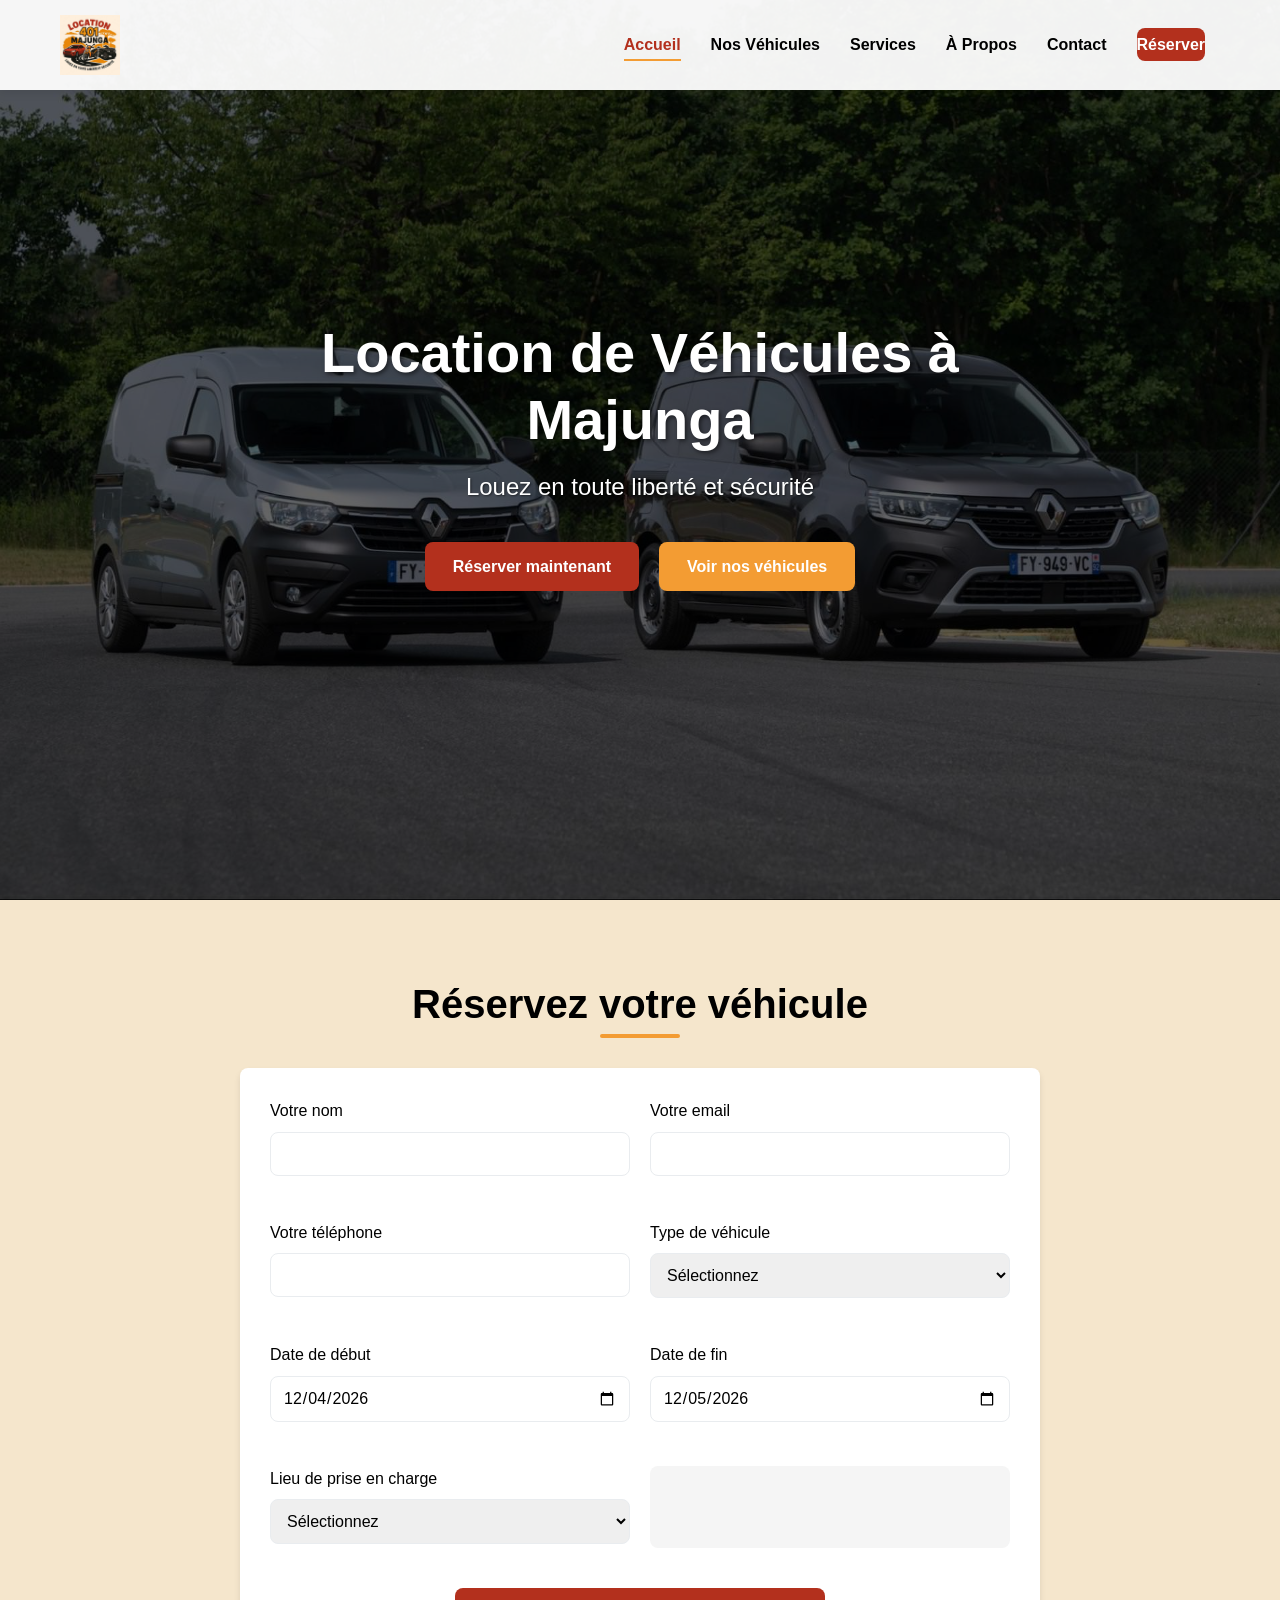
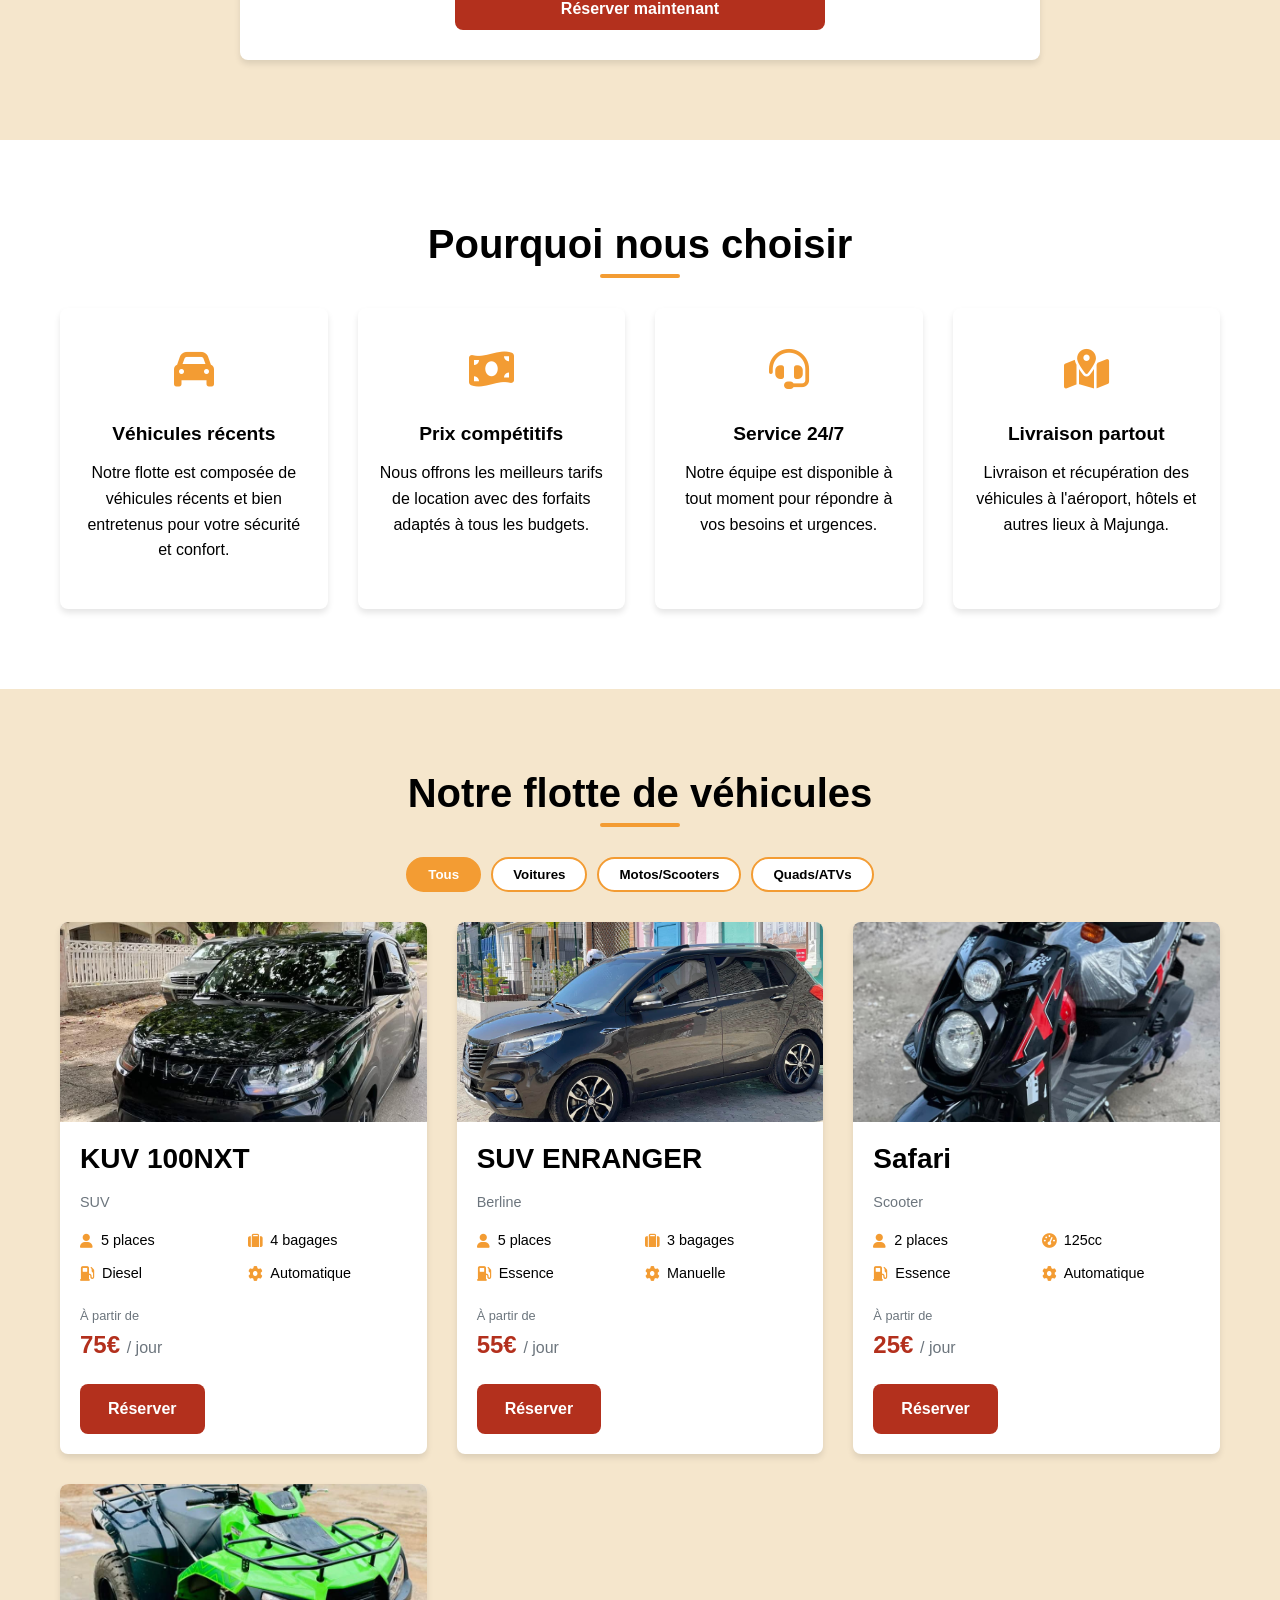
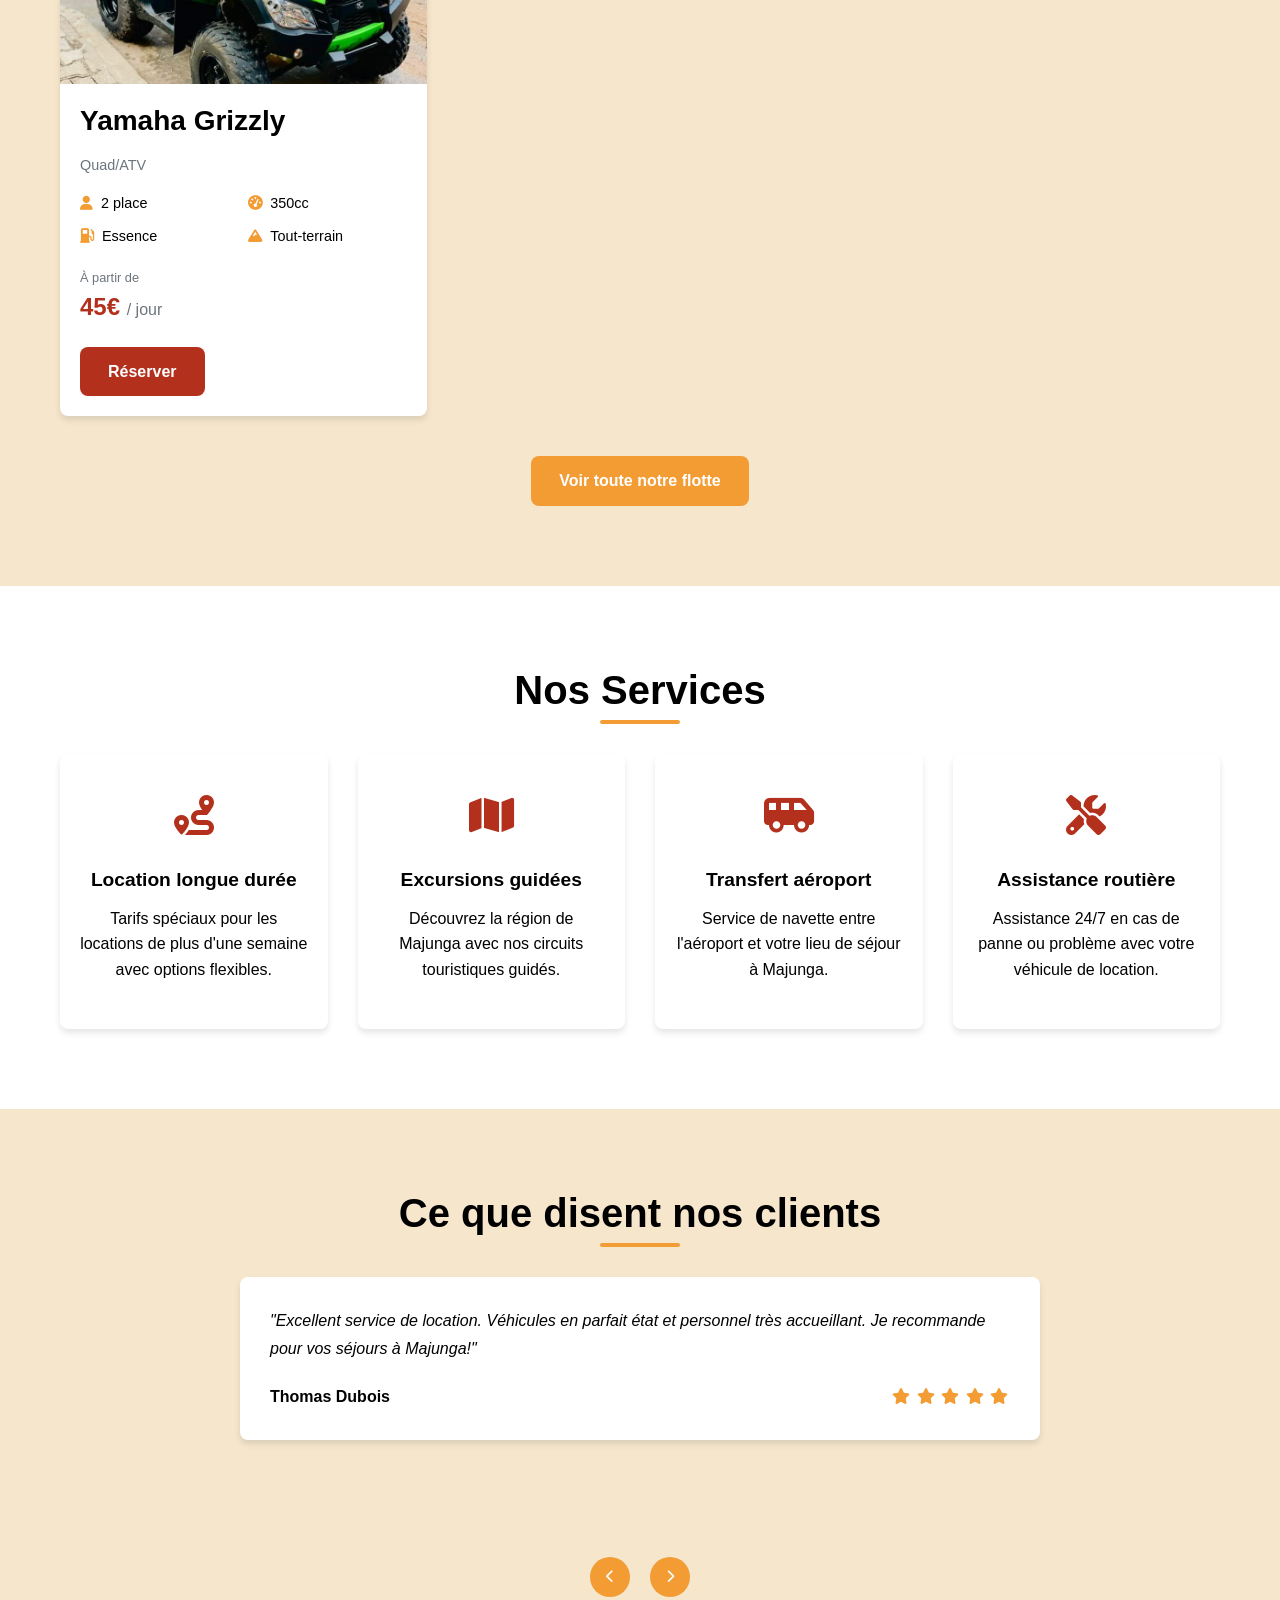
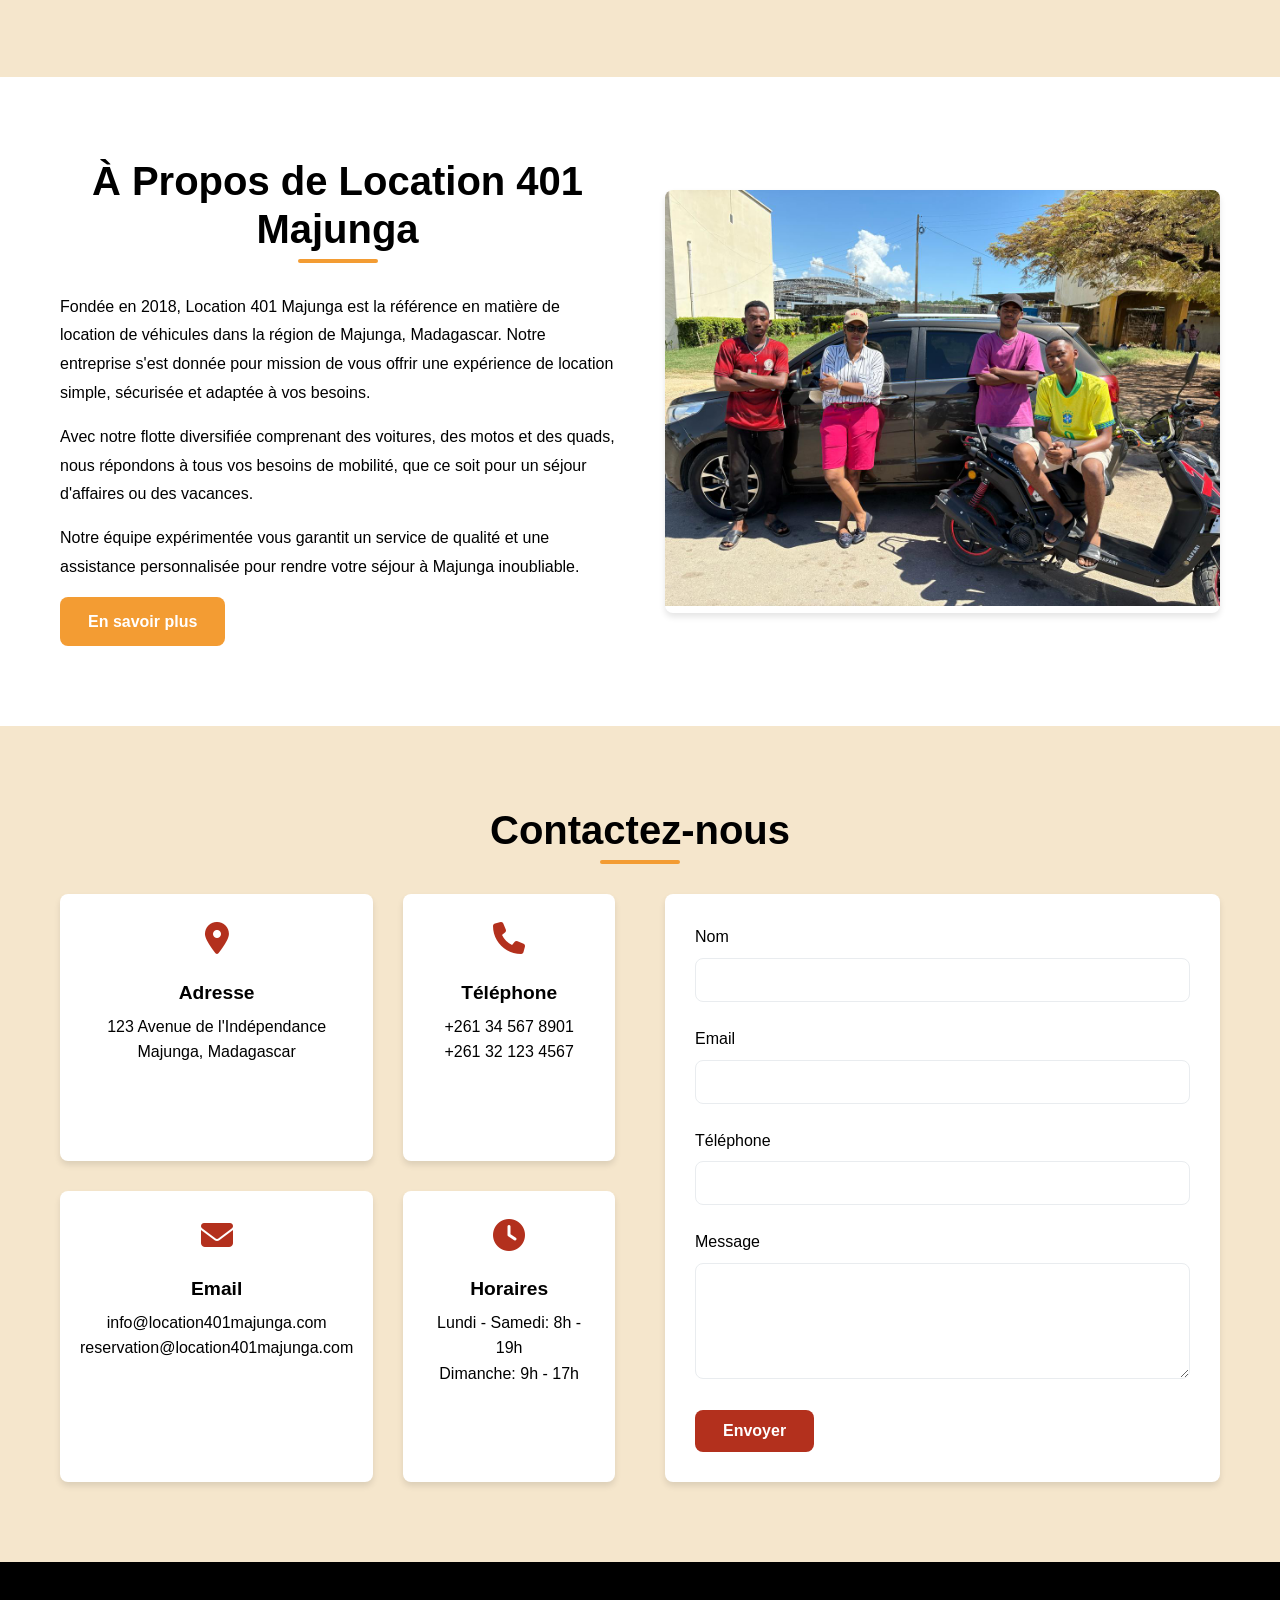
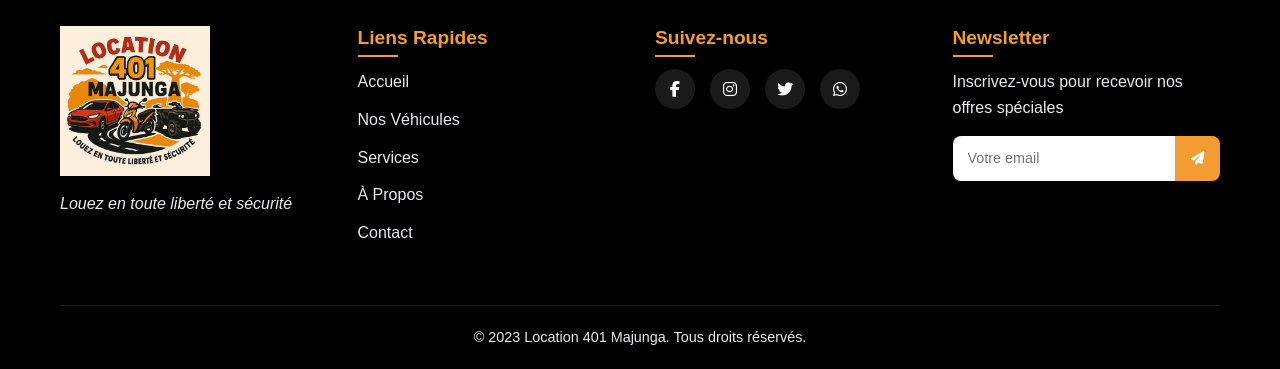
<file: index.html>
<!DOCTYPE html>
<html lang="fr">
<head>
  <meta charset="UTF-8">
  <meta name="viewport" content="width=device-width, initial-scale=1.0">
  <title>Location 401 Majunga - Location de véhicules</title>
  <link rel="apple-touch-icon" sizes="180x180" href="assets/apple-touch-icon.png">
  <link rel="icon" type="image/png" sizes="32x32" href="assets/android-chrome-192x192.png">
  <link rel="icon" type="image/png" sizes="16x16" href="assets/android-chrome-512x512.png">
  <link rel="manifest" href="/site.webmanifest">
  <link rel="stylesheet" href="css/styles.css">
  <link rel="stylesheet" href="css/header.css">
  <link rel="stylesheet" href="css/home.css">
  <link rel="stylesheet" href="css/footer.css">
  <link rel="stylesheet" href="https://cdnjs.cloudflare.com/ajax/libs/font-awesome/6.4.0/css/all.min.css">
</head>
<body>
  <!-- Header -->
  <header id="header">
    <div class="container">
      <div class="logo-container">
        <img src="assets/logo.jpg" alt="Location 401 Majunga" class="logo">
      </div>
      <nav>
        <div class="menu-toggle">
          <i class="fas fa-bars"></i>
        </div>
        <ul class="nav-menu">
          <li><a href="#home" class="active">Accueil</a></li>
          <li><a href="#vehicules">Nos Véhicules</a></li>
          <li><a href="#services">Services</a></li>
          <li><a href="#about">À Propos</a></li>
          <li><a href="#contact">Contact</a></li>
          <li class="booking-button"><a href="#booking">Réserver</a></li>
        </ul>
      </nav>
    </div>
  </header>

  <!-- Hero Section -->
  <section id="home" class="hero">
    <div class="hero-content">
      <h1>Location de Véhicules à Majunga</h1>
      <h2>Louez en toute liberté et sécurité</h2>
      <div class="hero-buttons">
        <a href="#booking" class="btn btn-primary">Réserver maintenant</a>
        <a href="#vehicules" class="btn btn-secondary">Voir nos véhicules</a>
      </div>
    </div>
    <div class="hero-overlay"></div>
  </section>

  <!-- Booking Form -->
<section id="booking" class="booking-section">
  <div class="container">
    <h2 class="section-title">Réservez votre véhicule</h2>
    <div class="booking-form-container">
      <form id="booking-form" class="booking-form">
        <!-- Nouveaux champs de contact -->
        <div class="form-group">
          <label for="booking-name">Votre nom</label>
          <input type="text" id="booking-name" required>
        </div>
        <div class="form-group">
          <label for="booking-email">Votre email</label>
          <input type="email" id="booking-email" required>
        </div>
        <div class="form-group">
          <label for="booking-phone">Votre téléphone</label>
          <input type="tel" id="booking-phone">
        </div>
        <!-- Champs existants -->
        <div class="form-group">
          <label for="vehicle-type">Type de véhicule</label>
          <select id="vehicle-type" required>
            <option value="">Sélectionnez</option>
            <option value="car">Voiture</option>
            <option value="motorcycle">Moto/Scooter</option>
            <option value="atv">Quad/ATV</option>
          </select>
        </div>
        <div class="form-group">
          <label for="pickup-date">Date de début</label>
          <input type="date" id="pickup-date" required>
        </div>
        <div class="form-group">
          <label for="return-date">Date de fin</label>
          <input type="date" id="return-date" required>
        </div>
        <div class="form-group">
          <label for="pickup-location">Lieu de prise en charge</label>
          <select id="pickup-location" required>
            <option value="">Sélectionnez</option>
            <option value="office">Nos bureaux</option>
            <option value="airport">Aéroport de Majunga</option>
            <option value="hotel">Votre hôtel</option>
          </select>
        </div>
        <!-- Affichage du prix estimé -->
        <div id="estimated-price" class="price-estimate"></div>
        <button type="submit" class="btn btn-primary">Réserver maintenant</button>
      </form>
    </div>
  </div>
</section>

  <!-- Why Choose Us -->
  <section id="benefits" class="benefits-section">
    <div class="container">
      <h2 class="section-title">Pourquoi nous choisir</h2>
      <div class="benefits-container">
        <div class="benefit-card">
          <div class="benefit-icon">
            <i class="fas fa-car"></i>
          </div>
          <h3>Véhicules récents</h3>
          <p>Notre flotte est composée de véhicules récents et bien entretenus pour votre sécurité et confort.</p>
        </div>
        <div class="benefit-card">
          <div class="benefit-icon">
            <i class="fas fa-money-bill-wave"></i>
          </div>
          <h3>Prix compétitifs</h3>
          <p>Nous offrons les meilleurs tarifs de location avec des forfaits adaptés à tous les budgets.</p>
        </div>
        <div class="benefit-card">
          <div class="benefit-icon">
            <i class="fas fa-headset"></i>
          </div>
          <h3>Service 24/7</h3>
          <p>Notre équipe est disponible à tout moment pour répondre à vos besoins et urgences.</p>
        </div>
        <div class="benefit-card">
          <div class="benefit-icon">
            <i class="fas fa-map-marked-alt"></i>
          </div>
          <h3>Livraison partout</h3>
          <p>Livraison et récupération des véhicules à l'aéroport, hôtels et autres lieux à Majunga.</p>
        </div>
      </div>
    </div>
  </section>

  <!-- Vehicle Categories -->
  <section id="vehicules" class="vehicles-section">
    <div class="container">
      <h2 class="section-title">Notre flotte de véhicules</h2>
      <div class="vehicle-filters">
        <button class="filter-btn active" data-filter="all">Tous</button>
        <button class="filter-btn" data-filter="car">Voitures</button>
        <button class="filter-btn" data-filter="motorcycle">Motos/Scooters</button>
        <button class="filter-btn" data-filter="atv">Quads/ATVs</button>
      </div>
      <div class="vehicles-grid">
        <!-- Cars -->
        <div class="vehicle-card" data-category="car">
          <div class="vehicle-image">
            <img src="/assets/car-1.jpg" alt="SUV Toyota">
          </div>
          <div class="vehicle-details">
            <h3>KUV 100NXT </h3>
            <p class="vehicle-type">SUV</p>
            <ul class="vehicle-features">
              <li><i class="fas fa-user"></i> 5 places</li>
              <li><i class="fas fa-suitcase"></i> 4 bagages</li>
              <li><i class="fas fa-gas-pump"></i> Diesel</li>
              <li><i class="fas fa-cog"></i> Automatique</li>
            </ul>
            <div class="vehicle-price">
              <span>À partir de</span>
              <p>75€ <span>/ jour</span></p>
            </div>
            <a href="#booking" class="btn btn-primary">Réserver</a>
          </div>
        </div>
        
        <div class="vehicle-card" data-category="car">
          <div class="vehicle-image">
            <img src="/assets/car-2.jpg" alt="Compact Toyota">
          </div>
          <div class="vehicle-details">
            <h3>SUV ENRANGER</h3>
            <p class="vehicle-type">Berline</p>
            <ul class="vehicle-features">
              <li><i class="fas fa-user"></i> 5 places</li>
              <li><i class="fas fa-suitcase"></i> 3 bagages</li>
              <li><i class="fas fa-gas-pump"></i> Essence</li>
              <li><i class="fas fa-cog"></i> Manuelle</li>
            </ul>
            <div class="vehicle-price">
              <span>À partir de</span>
              <p>55€ <span>/ jour</span></p>
            </div>
            <a href="#booking" class="btn btn-primary">Réserver</a>
          </div>
        </div>

        <!-- Motorcycles -->
        <div class="vehicle-card" data-category="motorcycle">
          <div class="vehicle-image">
            <img src="/assets/scooter-1.jpg" alt="Scooter">
          </div>
          <div class="vehicle-details">
            <h3>Safari</h3>
            <p class="vehicle-type">Scooter</p>
            <ul class="vehicle-features">
              <li><i class="fas fa-user"></i> 2 places</li>
              <li><i class="fas fa-tachometer-alt"></i> 125cc</li>
              <li><i class="fas fa-gas-pump"></i> Essence</li>
              <li><i class="fas fa-cog"></i> Automatique</li>
            </ul>
            <div class="vehicle-price">
              <span>À partir de</span>
              <p>25€ <span>/ jour</span></p>
            </div>
            <a href="#booking" class="btn btn-primary">Réserver</a>
          </div>
        </div>

        <!-- ATVs -->
        <div class="vehicle-card" data-category="atv">
          <div class="vehicle-image">
            <img src="/assets/ATV.jpg" alt="Quad/ATV">
          </div>
          <div class="vehicle-details">
            <h3>Yamaha Grizzly</h3>
            <p class="vehicle-type">Quad/ATV</p>
            <ul class="vehicle-features">
              <li><i class="fas fa-user"></i> 2 place</li>
              <li><i class="fas fa-tachometer-alt"></i> 350cc</li>
              <li><i class="fas fa-gas-pump"></i> Essence</li>
              <li><i class="fas fa-mountain"></i> Tout-terrain</li>
            </ul>
            <div class="vehicle-price">
              <span>À partir de</span>
              <p>45€ <span>/ jour</span></p>
            </div>
            <a href="#booking" class="btn btn-primary">Réserver</a>
          </div>
        </div>
      </div>
      <div class="view-all-container">
        <a href="pages/fleet.html" class="btn btn-secondary">Voir toute notre flotte</a>
      </div>
    </div>
  </section>

  <!-- Services Section -->
  <section id="services" class="services-section">
    <div class="container">
      <h2 class="section-title">Nos Services</h2>
      <div class="services-container">
        <div class="service-card">
          <div class="service-icon">
            <i class="fas fa-route"></i>
          </div>
          <h3>Location longue durée</h3>
          <p>Tarifs spéciaux pour les locations de plus d'une semaine avec options flexibles.</p>
        </div>
        <div class="service-card">
          <div class="service-icon">
            <i class="fas fa-map"></i>
          </div>
          <h3>Excursions guidées</h3>
          <p>Découvrez la région de Majunga avec nos circuits touristiques guidés.</p>
        </div>
        <div class="service-card">
          <div class="service-icon">
            <i class="fas fa-shuttle-van"></i>
          </div>
          <h3>Transfert aéroport</h3>
          <p>Service de navette entre l'aéroport et votre lieu de séjour à Majunga.</p>
        </div>
        <div class="service-card">
          <div class="service-icon">
            <i class="fas fa-tools"></i>
          </div>
          <h3>Assistance routière</h3>
          <p>Assistance 24/7 en cas de panne ou problème avec votre véhicule de location.</p>
        </div>
      </div>
    </div>
  </section>

  <!-- Testimonials -->
  <section id="testimonials" class="testimonials-section">
    <div class="container">
      <h2 class="section-title">Ce que disent nos clients</h2>
      <div class="testimonials-slider">
        <div class="testimonial active">
          <div class="testimonial-content">
            <p>"Excellent service de location. Véhicules en parfait état et personnel très accueillant. Je recommande pour vos séjours à Majunga!"</p>
          </div>
          <div class="testimonial-author">
            <div class="author-name">Thomas Dubois</div>
            <div class="author-rating">
              <i class="fas fa-star"></i>
              <i class="fas fa-star"></i>
              <i class="fas fa-star"></i>
              <i class="fas fa-star"></i>
              <i class="fas fa-star"></i>
            </div>
          </div>
        </div>
        <div class="testimonial">
          <div class="testimonial-content">
            <p>"J'ai loué un quad pour explorer la région et c'était une expérience incroyable. Le véhicule était parfait et le service impeccable."</p>
          </div>
          <div class="testimonial-author">
            <div class="author-name">Sophie Martin</div>
            <div class="author-rating">
              <i class="fas fa-star"></i>
              <i class="fas fa-star"></i>
              <i class="fas fa-star"></i>
              <i class="fas fa-star"></i>
              <i class="fas fa-star-half-alt"></i>
            </div>
          </div>
        </div>
        <div class="testimonial">
          <div class="testimonial-content">
            <p>"La location de scooter était simple et rapide. Les prix sont très raisonnables et le personnel est à l'écoute. Je reviendrai!"</p>
          </div>
          <div class="testimonial-author">
            <div class="author-name">Jean Roux</div>
            <div class="author-rating">
              <i class="fas fa-star"></i>
              <i class="fas fa-star"></i>
              <i class="fas fa-star"></i>
              <i class="fas fa-star"></i>
              <i class="fas fa-star"></i>
            </div>
          </div>
        </div>
      </div>
      <div class="testimonial-controls">
        <button class="testimonial-prev"><i class="fas fa-chevron-left"></i></button>
        <button class="testimonial-next"><i class="fas fa-chevron-right"></i></button>
      </div>
    </div>
  </section>

  <!-- About Section -->
  <section id="about" class="about-section">
    <div class="container">
      <div class="about-content">
        <div class="about-text">
          <h2 class="section-title">À Propos de Location 401 Majunga</h2>
          <p>Fondée en 2018, Location 401 Majunga est la référence en matière de location de véhicules dans la région de Majunga, Madagascar. Notre entreprise s'est donnée pour mission de vous offrir une expérience de location simple, sécurisée et adaptée à vos besoins.</p>
          <p>Avec notre flotte diversifiée comprenant des voitures, des motos et des quads, nous répondons à tous vos besoins de mobilité, que ce soit pour un séjour d'affaires ou des vacances.</p>
          <p>Notre équipe expérimentée vous garantit un service de qualité et une assistance personnalisée pour rendre votre séjour à Majunga inoubliable.</p>
          <a href="pages/about.html" class="btn btn-secondary">En savoir plus</a>
        </div>
        <div class="about-image">
          <img src="assets/team.jpg" alt="L'équipe de Location 401 Majunga">
        </div>
      </div>
    </div>
  </section>

  <!-- Contact Section -->
  <section id="contact" class="contact-section">
    <div class="container">
      <h2 class="section-title">Contactez-nous</h2>
      <div class="contact-content">
        <div class="contact-info">
          <div class="contact-card">
            <div class="contact-icon">
              <i class="fas fa-map-marker-alt"></i>
            </div>
            <h3>Adresse</h3>
            <p>123 Avenue de l'Indépendance<br>Majunga, Madagascar</p>
          </div>
          <div class="contact-card">
            <div class="contact-icon">
              <i class="fas fa-phone"></i>
            </div>
            <h3>Téléphone</h3>
            <p>+261 34 567 8901<br>+261 32 123 4567</p>
          </div>
          <div class="contact-card">
            <div class="contact-icon">
              <i class="fas fa-envelope"></i>
            </div>
            <h3>Email</h3>
            <p>info@location401majunga.com<br>reservation@location401majunga.com</p>
          </div>
          <div class="contact-card">
            <div class="contact-icon">
              <i class="fas fa-clock"></i>
            </div>
            <h3>Horaires</h3>
            <p>Lundi - Samedi: 8h - 19h<br>Dimanche: 9h - 17h</p>
          </div>
        </div>
        <div class="contact-form-container">
          <form id="contact-form" class="contact-form">
            <div class="form-group">
              <label for="name">Nom</label>
              <input type="text" id="name" required>
            </div>
            <div class="form-group">
              <label for="email">Email</label>
              <input type="email" id="email" required>
            </div>
            <div class="form-group">
              <label for="phone">Téléphone</label>
              <input type="tel" id="phone">
            </div>
            <div class="form-group">
              <label for="message">Message</label>
              <textarea id="message" rows="5" required></textarea>
            </div>
            <button type="submit" class="btn btn-primary">Envoyer</button>
          </form>
        </div>
      </div>
    </div>
  </section>

  <!-- Footer -->
  <footer class="footer">
    <div class="container">
      <div class="footer-content">
        <div class="footer-logo">
          <img src="assets/logo.jpg" alt="Location 401 Majunga">
          <p>Louez en toute liberté et sécurité</p>
        </div>
        <div class="footer-links">
          <h3>Liens Rapides</h3>
          <ul>
            <li><a href="#home">Accueil</a></li>
            <li><a href="#vehicules">Nos Véhicules</a></li>
            <li><a href="#services">Services</a></li>
            <li><a href="#about">À Propos</a></li>
            <li><a href="#contact">Contact</a></li>
          </ul>
        </div>
        <div class="footer-social">
          <h3>Suivez-nous</h3>
          <div class="social-icons">
            <a href="#" class="social-icon"><i class="fab fa-facebook-f"></i></a>
            <a href="#" class="social-icon"><i class="fab fa-instagram"></i></a>
            <a href="#" class="social-icon"><i class="fab fa-twitter"></i></a>
            <a href="#" class="social-icon"><i class="fab fa-whatsapp"></i></a>
          </div>
        </div>
        <div class="footer-newsletter">
          <h3>Newsletter</h3>
          <p>Inscrivez-vous pour recevoir nos offres spéciales</p>
          <form class="newsletter-form">
            <input type="email" placeholder="Votre email" required>
            <button type="submit"><i class="fas fa-paper-plane"></i></button>
          </form>
        </div>
      </div>
      <div class="footer-bottom">
        <p>&copy; 2023 Location 401 Majunga. Tous droits réservés.</p>
      </div>
    </div>
  </footer>

  <!-- JavaScript -->
  <script src="js/main.js"></script>
  <script src="js/slider.js"></script>
  <script src="js/booking.js"></script>
  <script src="js/contact.js"></script>
</body>
</html>
</file>
<file: css/styles.css>
/* Base Styles */
:root {
  --primary-color: #B3301D;
  --secondary-color: #F39C33;
  --dark-color: #000000;
  --light-color: #F5E6CC;
  --white-color: #FFFFFF;
  --gray-color: #6c757d;
  --light-gray-color: #e9ecef;
  --font-primary: 'Poppins', sans-serif;
  --font-secondary: 'Montserrat', sans-serif;
  --transition: all 0.3s ease;
  --shadow: 0 4px 6px rgba(0, 0, 0, 0.1);
  --border-radius: 8px;
}

/* Import Google Fonts */
@import url('https://fonts.googleapis.com/css2?family=Montserrat:wght@400;500;600;700&family=Poppins:wght@300;400;500;600;700&display=swap');

* {
  margin: 0;
  padding: 0;
  box-sizing: border-box;
}

html {
  scroll-behavior: smooth;
}

body {
  font-family: var(--font-primary);
  line-height: 1.6;
  color: var(--dark-color);
  background-color: var(--white-color);
  overflow-x: hidden;
}

.container {
  width: 100%;
  max-width: 1200px;
  margin: 0 auto;
  padding: 0 20px;
}

a {
  text-decoration: none;
  color: inherit;
}

ul {
  list-style: none;
}

img {
  max-width: 100%;
  height: auto;
}

/* Typography */
h1, h2, h3, h4, h5, h6 {
  font-family: var(--font-secondary);
  font-weight: 700;
  line-height: 1.2;
  margin-bottom: 1rem;
}

h1 {
  font-size: 3rem;
}

h2 {
  font-size: 2.5rem;
}

h3 {
  font-size: 1.75rem;
}

p {
  margin-bottom: 1rem;
}

.section-title {
  text-align: center;
  margin-bottom: 2.5rem;
  position: relative;
  color: var(--dark-color);
}

.section-title::after {
  content: '';
  position: absolute;
  width: 80px;
  height: 4px;
  background-color: var(--secondary-color);
  bottom: -10px;
  left: 50%;
  transform: translateX(-50%);
  border-radius: 2px;
}

/* Buttons */
.btn {
  display: inline-block;
  padding: 12px 28px;
  font-size: 1rem;
  font-weight: 600;
  text-align: center;
  border-radius: var(--border-radius);
  cursor: pointer;
  transition: var(--transition);
  border: none;
  outline: none;
}

.btn-primary {
  background-color: var(--primary-color);
  color: var(--white-color);
}

.btn-primary:hover {
  background-color: #9a2919;
  transform: translateY(-2px);
}

.btn-secondary {
  background-color: var(--secondary-color);
  color: var(--white-color);
}

.btn-secondary:hover {
  background-color: #e08b20;
  transform: translateY(-2px);
}

/* Sections Styling */
section {
  padding: 5rem 0;
}

/* Form Styling */
input, select, textarea {
  width: 100%;
  padding: 12px;
  border: 1px solid var(--light-gray-color);
  border-radius: var(--border-radius);
  font-family: var(--font-primary);
  font-size: 1rem;
  transition: var(--transition);
}

input:focus, select:focus, textarea:focus {
  outline: none;
  border-color: var(--secondary-color);
}

label {
  display: block;
  margin-bottom: 0.5rem;
  font-weight: 500;
}

.form-group {
  margin-bottom: 1.5rem;
}

/* Animation Classes */
.fade-in {
  animation: fadeIn 1s ease-in;
}

.slide-in-left {
  animation: slideInLeft 1s ease-in;
}

.slide-in-right {
  animation: slideInRight 1s ease-in;
}

@keyframes fadeIn {
  from { opacity: 0; }
  to { opacity: 1; }
}

@keyframes slideInLeft {
  from { transform: translateX(-50px); opacity: 0; }
  to { transform: translateX(0); opacity: 1; }
}

@keyframes slideInRight {
  from { transform: translateX(50px); opacity: 0; }
  to { transform: translateX(0); opacity: 1; }
}

/* Responsive */
@media (max-width: 1200px) {
  .container {
    max-width: 960px;
  }
}

@media (max-width: 992px) {
  .container {
    max-width: 720px;
  }
  
  h1 {
    font-size: 2.5rem;
  }
  
  h2 {
    font-size: 2rem;
  }
  
  h3 {
    font-size: 1.5rem;
  }
}

@media (max-width: 768px) {
  .container {
    max-width: 540px;
  }
  
  section {
    padding: 4rem 0;
  }
  
  h1 {
    font-size: 2rem;
  }
  
  h2 {
    font-size: 1.75rem;
  }
  
  .btn {
    padding: 10px 20px;
  }
}

/* Styles pour l'estimation de prix */
.price-estimate {
  background-color: #f5f5f5;
  padding: 15px;
  border-radius: 8px;
  margin-bottom: 20px;
  text-align: center;
}

.price-estimate p {
  margin: 5px 0;
}

.price-estimate strong {
  color: var(--primary-color);
  font-size: 1.2em;
}

/* Animation pour le spinner de chargement */
@keyframes spin {
  0% { transform: rotate(0deg); }
  100% { transform: rotate(360deg); }
}

.fa-spinner {
  animation: spin 1s linear infinite;
}

@media (max-width: 576px) {
  h1 {
    font-size: 1.75rem;
  }
  
  h2 {
    font-size: 1.5rem;
  }
  
  .section-title {
    margin-bottom: 2rem;
  }
  
  .btn {
    padding: 8px 16px;
    font-size: 0.9rem;
  }
}
</file>
<file: css/header.css>
/* Header Styles */
#header {
  position: fixed;
  width: 100%;
  top: 0;
  left: 0;
  z-index: 1000;
  background-color: rgba(255, 255, 255, 0.95);
  box-shadow: 0 2px 10px rgba(0, 0, 0, 0.1);
  transition: all 0.4s ease;
}

#header.scrolled {
  padding: 10px 0;
  background-color: rgba(255, 255, 255, 0.98);
  box-shadow: 0 5px 15px rgba(0, 0, 0, 0.1);
}

#header .container {
  display: flex;
  justify-content: space-between;
  align-items: center;
  padding: 15px 20px;
}

.logo-container {
  display: flex;
  align-items: center;
}

.logo {
  height: 60px;
  transition: var(--transition);
}

#header.scrolled .logo {
  height: 50px;
}

.nav-menu {
  display: flex;
  align-items: center;
}

.nav-menu li {
  margin: 0 15px;
}

.nav-menu li a {
  font-weight: 600;
  color: var(--dark-color);
  transition: var(--transition);
  padding: 8px 0;
  position: relative;
}

.nav-menu li a::after {
  content: '';
  position: absolute;
  width: 0;
  height: 2px;
  background-color: var(--secondary-color);
  bottom: 0;
  left: 0;
  transition: var(--transition);
}

.nav-menu li a:hover,
.nav-menu li a.active {
  color: var(--primary-color);
}

.nav-menu li a:hover::after,
.nav-menu li a.active::after {
  width: 100%;
}

.booking-button a {
  background-color: var(--primary-color);
  color: var(--white-color) !important;
  padding: 10px 20px;
  border-radius: var(--border-radius);
  transition: var(--transition);
}

.booking-button a:hover {
  background-color: #9a2919;
  transform: translateY(-2px);
}

.booking-button a::after {
  display: none;
}

.menu-toggle {
  display: none;
  font-size: 24px;
  cursor: pointer;
  color: var(--dark-color);
}

/* Responsive Header */
@media (max-width: 992px) {
  .menu-toggle {
    display: block;
  }
  
  .nav-menu {
    position: fixed;
    top: 90px;
    right: -300px;
    width: 280px;
    height: calc(100vh - 90px);
    background-color: var(--white-color);
    flex-direction: column;
    align-items: flex-start;
    padding: 40px 20px;
    transition: var(--transition);
    box-shadow: -5px 0 15px rgba(0, 0, 0, 0.1);
    z-index: 999;
  }
  
  .nav-menu.active {
    right: 0;
  }
  
  .nav-menu li {
    margin: 12px 0;
    width: 100%;
  }
  
  .nav-menu li a {
    display: block;
    width: 100%;
    padding: 10px 0;
  }
  
  .booking-button {
    margin-top: 20px;
    width: 100%;
  }
  
  .booking-button a {
    display: block;
    text-align: center;
  }
}
</file>
<file: css/home.css>
/* Hero Section */
.hero {
  height: 100vh;
  background-image: url('../assets/vehicule.jpg');
  background-size: cover;
  background-position: center;
  background-attachment: fixed;
  display: flex;
  align-items: center;
  justify-content: center;
  text-align: center;
  color: var(--white-color);
  position: relative;
  margin-top: 0;
  padding-top: 90px;
}

.hero-overlay {
  position: absolute;
  top: 0;
  left: 0;
  width: 100%;
  height: 100%;
  background: rgba(0, 0, 0, 0.6);
  z-index: 1;
}

.hero-content {
  position: relative;
  z-index: 2;
  max-width: 800px;
  padding: 0 20px;
}

.hero h1 {
  font-size: 3.5rem;
  font-weight: 700;
  margin-bottom: 20px;
  text-shadow: 2px 2px 4px rgba(0, 0, 0, 0.5);
}

.hero h2 {
  font-size: 1.5rem;
  font-weight: 500;
  margin-bottom: 40px;
  text-shadow: 1px 1px 2px rgba(0, 0, 0, 0.5);
}

.hero-buttons {
  display: flex;
  justify-content: center;
  gap: 20px;
}

/* Booking Section */
.booking-section {
  background-color: var(--light-color);
  padding: 5rem 0;
}

.booking-form-container {
  max-width: 800px;
  margin: 0 auto;
  background-color: var(--white-color);
  padding: 30px;
  border-radius: var(--border-radius);
  box-shadow: var(--shadow);
}

.booking-form {
  display: grid;
  grid-template-columns: repeat(2, 1fr);
  gap: 20px;
}

.booking-form .form-group:last-of-type {
  grid-column: 1 / -1;
}

.booking-form button {
  grid-column: 1 / -1;
  justify-self: center;
  width: 50%;
}

/* Benefits Section */
.benefits-section {
  background-color: var(--white-color);
}

.benefits-container {
  display: grid;
  grid-template-columns: repeat(4, 1fr);
  gap: 30px;
}

.benefit-card {
  background-color: var(--white-color);
  padding: 30px 20px;
  border-radius: var(--border-radius);
  text-align: center;
  box-shadow: var(--shadow);
  transition: transform 0.3s ease;
}

.benefit-card:hover {
  transform: translateY(-10px);
}

.benefit-icon {
  font-size: 2.5rem;
  color: var(--secondary-color);
  margin-bottom: 20px;
}

.benefit-card h3 {
  font-size: 1.2rem;
  margin-bottom: 15px;
}

/* Vehicles Section */
.vehicles-section {
  background-color: var(--light-color);
}

.vehicle-filters {
  display: flex;
  justify-content: center;
  margin-bottom: 30px;
  flex-wrap: wrap;
  gap: 10px;
}

.filter-btn {
  padding: 8px 20px;
  background-color: var(--white-color);
  border: 2px solid var(--secondary-color);
  border-radius: 30px;
  color: var(--dark-color);
  font-weight: 600;
  cursor: pointer;
  transition: var(--transition);
}

.filter-btn.active, .filter-btn:hover {
  background-color: var(--secondary-color);
  color: var(--white-color);
}

.vehicles-grid {
  display: grid;
  grid-template-columns: repeat(auto-fill, minmax(300px, 1fr));
  gap: 30px;
}

.vehicle-card {
  background-color: var(--white-color);
  border-radius: var(--border-radius);
  overflow: hidden;
  box-shadow: var(--shadow);
  transition: transform 0.3s ease;
}

.vehicle-card:hover {
  transform: translateY(-10px);
}

.vehicle-image {
  height: 200px;
  overflow: hidden;
}

.vehicle-image img {
  width: 100%;
  height: 100%;
  object-fit: cover;
  transition: transform 0.5s ease;
}

.vehicle-card:hover .vehicle-image img {
  transform: scale(1.1);
}

.vehicle-details {
  padding: 20px;
}

.vehicle-type {
  color: var(--gray-color);
  font-size: 0.9rem;
  margin-bottom: 15px;
}

.vehicle-features {
  display: grid;
  grid-template-columns: repeat(2, 1fr);
  gap: 10px;
  margin-bottom: 20px;
}

.vehicle-features li {
  font-size: 0.9rem;
  display: flex;
  align-items: center;
}

.vehicle-features i {
  color: var(--secondary-color);
  margin-right: 8px;
}

.vehicle-price {
  display: flex;
  flex-direction: column;
  margin-bottom: 20px;
}

.vehicle-price span {
  font-size: 0.8rem;
  color: var(--gray-color);
}

.vehicle-price p {
  font-size: 1.5rem;
  font-weight: 700;
  color: var(--primary-color);
  margin: 0;
}

.vehicle-price p span {
  font-size: 1rem;
  font-weight: 400;
}

.view-all-container {
  text-align: center;
  margin-top: 40px;
}

/* Services Section */
.services-section {
  background-color: var(--white-color);
}

.services-container {
  display: grid;
  grid-template-columns: repeat(4, 1fr);
  gap: 30px;
}

.service-card {
  padding: 30px 20px;
  text-align: center;
  border-radius: var(--border-radius);
  background-color: var(--white-color);
  box-shadow: var(--shadow);
  transition: transform 0.3s ease;
}

.service-card:hover {
  transform: translateY(-10px);
}

.service-icon {
  font-size: 2.5rem;
  color: var(--primary-color);
  margin-bottom: 20px;
}

.service-card h3 {
  font-size: 1.2rem;
  margin-bottom: 15px;
}

/* Testimonials Section */
.testimonials-section {
  background-color: var(--light-color);
  position: relative;
}

.testimonials-slider {
  max-width: 800px;
  margin: 0 auto;
  position: relative;
  height: 250px;
}

.testimonial {
  background-color: var(--white-color);
  padding: 30px;
  border-radius: var(--border-radius);
  box-shadow: var(--shadow);
  opacity: 0;
  position: absolute;
  top: 0;
  left: 0;
  width: 100%;
  transition: opacity 0.5s ease;
  visibility: hidden;
}

.testimonial.active {
  opacity: 1;
  visibility: visible;
}

.testimonial-content {
  margin-bottom: 20px;
}

.testimonial-content p {
  font-style: italic;
  line-height: 1.8;
  color: var(--dark-color);
}

.testimonial-author {
  display: flex;
  align-items: center;
  justify-content: space-between;
}

.author-name {
  font-weight: 600;
}

.author-rating i {
  color: var(--secondary-color);
  margin-right: 2px;
}

.testimonial-controls {
  display: flex;
  justify-content: center;
  gap: 20px;
  margin-top: 30px;
}

.testimonial-prev,
.testimonial-next {
  background-color: var(--secondary-color);
  color: var(--white-color);
  width: 40px;
  height: 40px;
  border-radius: 50%;
  display: flex;
  align-items: center;
  justify-content: center;
  cursor: pointer;
  border: none;
  outline: none;
  transition: var(--transition);
}

.testimonial-prev:hover,
.testimonial-next:hover {
  background-color: var(--primary-color);
}

/* About Section */
.about-section {
  background-color: var(--white-color);
}

.about-content {
  display: grid;
  grid-template-columns: 1fr 1fr;
  gap: 50px;
  align-items: center;
}

.about-text p {
  margin-bottom: 15px;
  line-height: 1.8;
}

.about-image {
  border-radius: var(--border-radius);
  overflow: hidden;
  box-shadow: var(--shadow);
}

.about-image img {
  width: 100%;
  height: 100%;
  object-fit: cover;
  transition: transform 0.5s ease;
}

.about-image:hover img {
  transform: scale(1.05);
}

/* Contact Section */
.contact-section {
  background-color: var(--light-color);
}

.contact-content {
  display: grid;
  grid-template-columns: 1fr 1fr;
  gap: 50px;
}

.contact-info {
  display: grid;
  grid-template-columns: repeat(2, 1fr);
  gap: 30px;
}

.contact-card {
  background-color: var(--white-color);
  padding: 20px;
  text-align: center;
  border-radius: var(--border-radius);
  box-shadow: var(--shadow);
  transition: transform 0.3s ease;
}

.contact-card:hover {
  transform: translateY(-5px);
}

.contact-icon {
  font-size: 2rem;
  color: var(--primary-color);
  margin-bottom: 15px;
}

.contact-card h3 {
  font-size: 1.2rem;
  margin-bottom: 10px;
}

.contact-form-container {
  background-color: var(--white-color);
  padding: 30px;
  border-radius: var(--border-radius);
  box-shadow: var(--shadow);
}

/* Responsive Styles for Home Page */
@media (max-width: 992px) {
  .hero h1 {
    font-size: 3rem;
  }
  
  .benefits-container,
  .services-container {
    grid-template-columns: repeat(2, 1fr);
  }
  
  .about-content,
  .contact-content {
    grid-template-columns: 1fr;
    gap: 30px;
  }
  
  .about-image {
    order: 1;
  }
  
  .about-text {
    order: 2;
  }
}

@media (max-width: 768px) {
  .hero {
    padding-top: 70px;
  }
  
  .hero h1 {
    font-size: 2.5rem;
  }
  
  .hero h2 {
    font-size: 1.25rem;
  }
  
  .hero-buttons {
    flex-direction: column;
    gap: 15px;
  }
  
  .booking-form {
    grid-template-columns: 1fr;
  }
  
  .booking-form button {
    width: 100%;
  }
  
  .contact-info {
    grid-template-columns: 1fr;
  }
}

@media (max-width: 576px) {
  .benefits-container,
  .services-container {
    grid-template-columns: 1fr;
  }
  
  .vehicles-grid {
    grid-template-columns: 1fr;
  }
}
</file>
<file: css/footer.css>
/* Footer Styles */
.footer {
  background-color: var(--dark-color);
  color: var(--white-color);
  padding: 4rem 0 0;
}

.footer-content {
  display: grid;
  grid-template-columns: repeat(4, 1fr);
  gap: 30px;
}

.footer-logo {
  display: flex;
  flex-direction: column;
  align-items: flex-start;
}

.footer-logo img {
  width: 150px;
  margin-bottom: 15px;
}

.footer-logo p {
  font-style: italic;
  color: var(--light-gray-color);
}

.footer-links h3,
.footer-social h3,
.footer-newsletter h3 {
  font-size: 1.2rem;
  margin-bottom: 20px;
  color: var(--secondary-color);
  position: relative;
}

.footer-links h3::after,
.footer-social h3::after,
.footer-newsletter h3::after {
  content: '';
  position: absolute;
  left: 0;
  bottom: -8px;
  width: 40px;
  height: 2px;
  background-color: var(--secondary-color);
}

.footer-links ul li {
  margin-bottom: 12px;
}

.footer-links ul li a {
  color: var(--light-gray-color);
  transition: var(--transition);
}

.footer-links ul li a:hover {
  color: var(--secondary-color);
  padding-left: 5px;
}

.social-icons {
  display: flex;
  gap: 15px;
}

.social-icon {
  display: flex;
  align-items: center;
  justify-content: center;
  width: 40px;
  height: 40px;
  background-color: rgba(255, 255, 255, 0.1);
  border-radius: 50%;
  color: var(--white-color);
  transition: var(--transition);
}

.social-icon:hover {
  background-color: var(--secondary-color);
  transform: translateY(-5px);
}

.footer-newsletter p {
  color: var(--light-gray-color);
  margin-bottom: 15px;
}

.newsletter-form {
  display: flex;
  height: 45px;
}

.newsletter-form input {
  flex: 1;
  border-radius: var(--border-radius) 0 0 var(--border-radius);
  border: none;
  padding: 0 15px;
  font-size: 0.9rem;
}

.newsletter-form button {
  width: 45px;
  border-radius: 0 var(--border-radius) var(--border-radius) 0;
  background-color: var(--secondary-color);
  color: var(--white-color);
  border: none;
  cursor: pointer;
  transition: var(--transition);
}

.newsletter-form button:hover {
  background-color: var(--primary-color);
}

.footer-bottom {
  margin-top: 3rem;
  padding: 20px 0;
  text-align: center;
  border-top: 1px solid rgba(255, 255, 255, 0.1);
}

.footer-bottom p {
  margin: 0;
  font-size: 0.9rem;
  color: var(--light-gray-color);
}

/* Responsive Footer */
@media (max-width: 992px) {
  .footer-content {
    grid-template-columns: repeat(2, 1fr);
    gap: 40px;
  }
}

@media (max-width: 576px) {
  .footer-content {
    grid-template-columns: 1fr;
  }
  
  .footer-logo {
    align-items: center;
    text-align: center;
    margin-bottom: 20px;
  }
  
  .footer-links h3,
  .footer-social h3,
  .footer-newsletter h3 {
    text-align: center;
  }
  
  .footer-links h3::after,
  .footer-social h3::after,
  .footer-newsletter h3::after {
    left: 50%;
    transform: translateX(-50%);
  }
  
  .footer-links ul {
    text-align: center;
  }
  
  .social-icons {
    justify-content: center;
  }
  
  .footer-newsletter p {
    text-align: center;
  }
}
</file>
